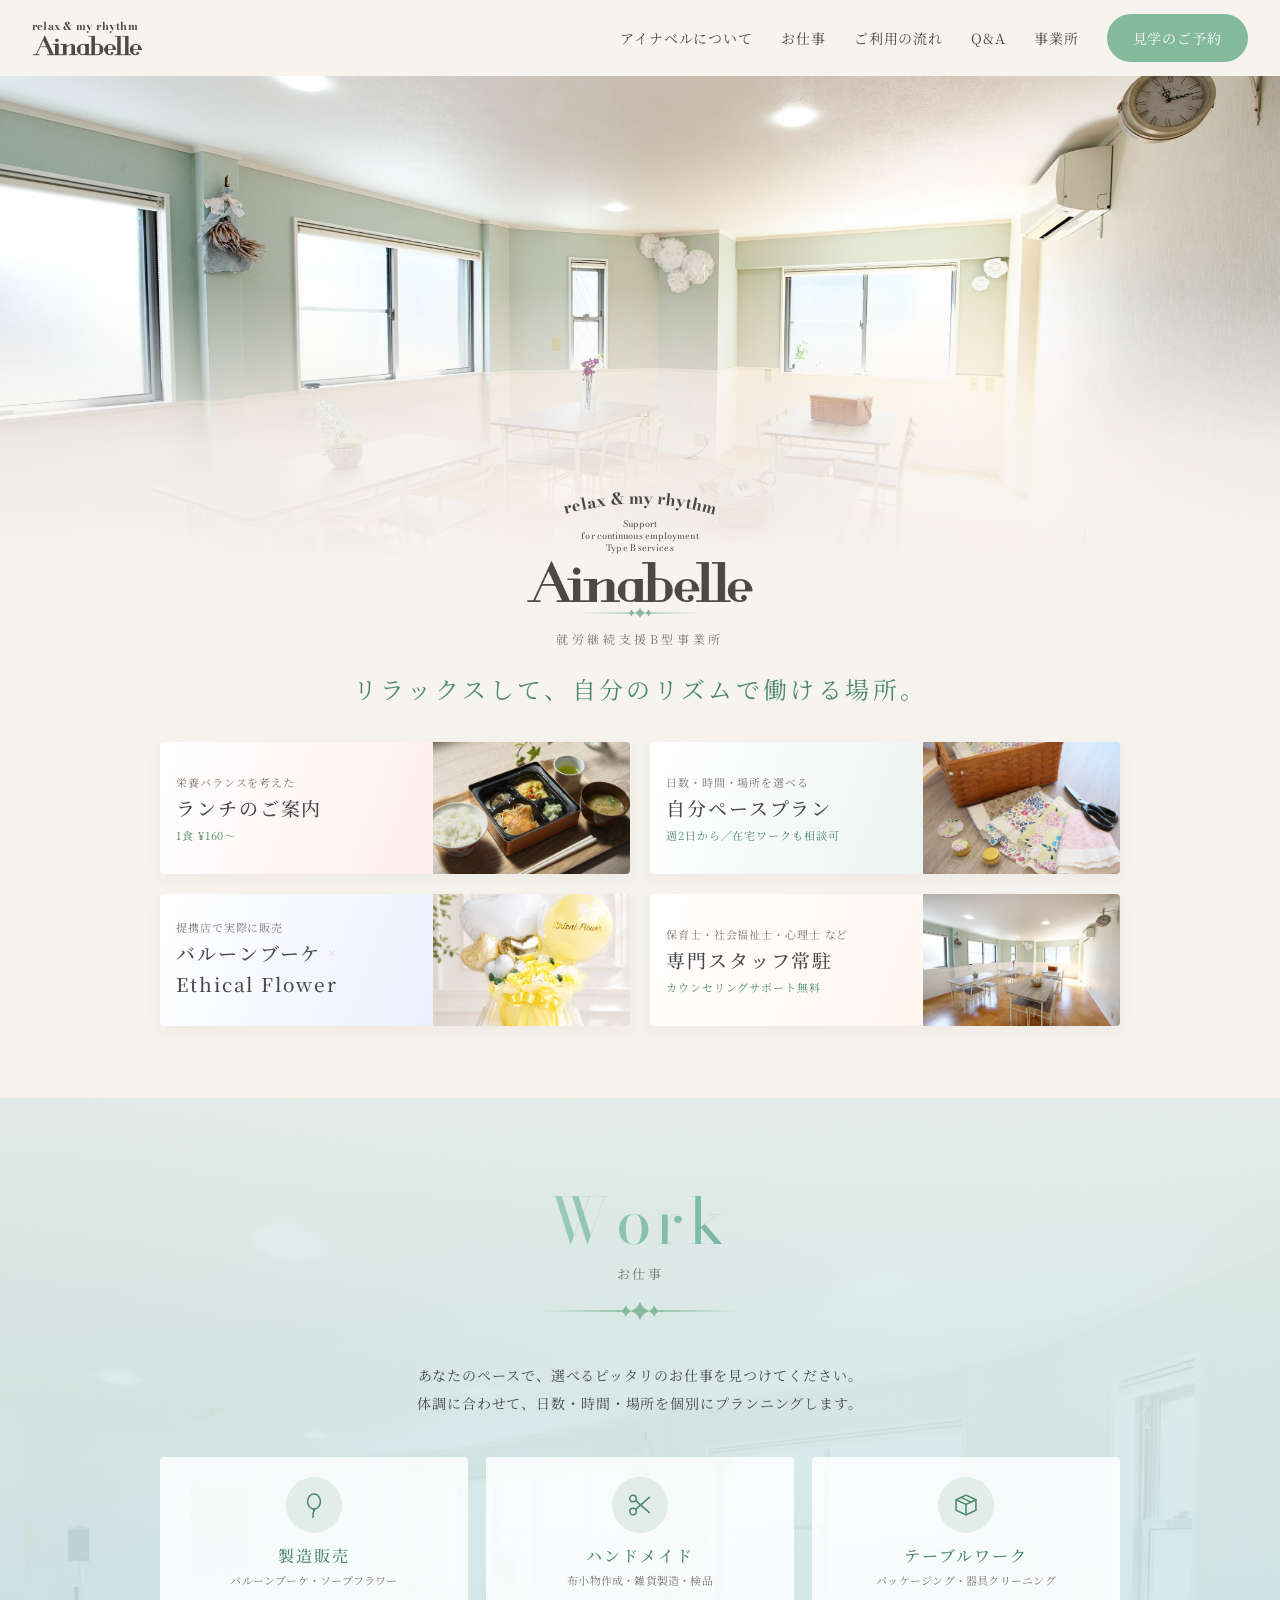
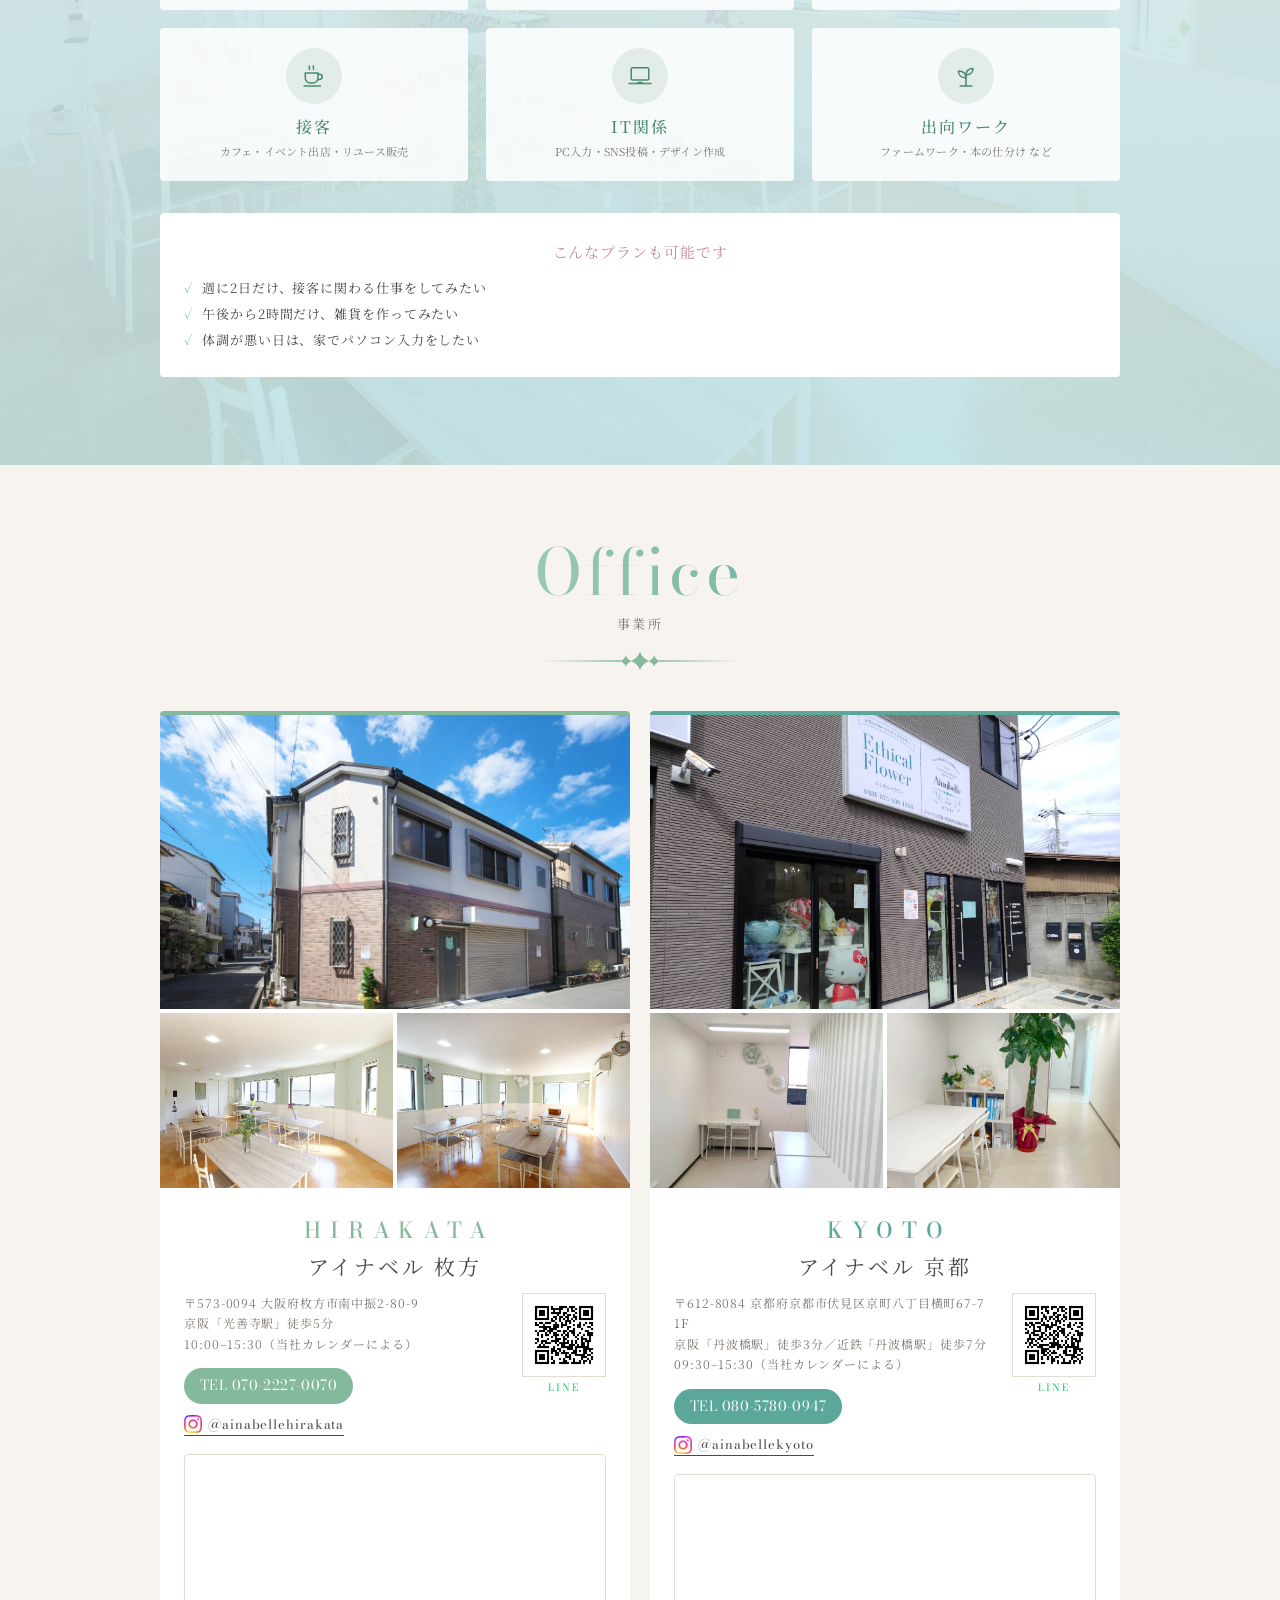
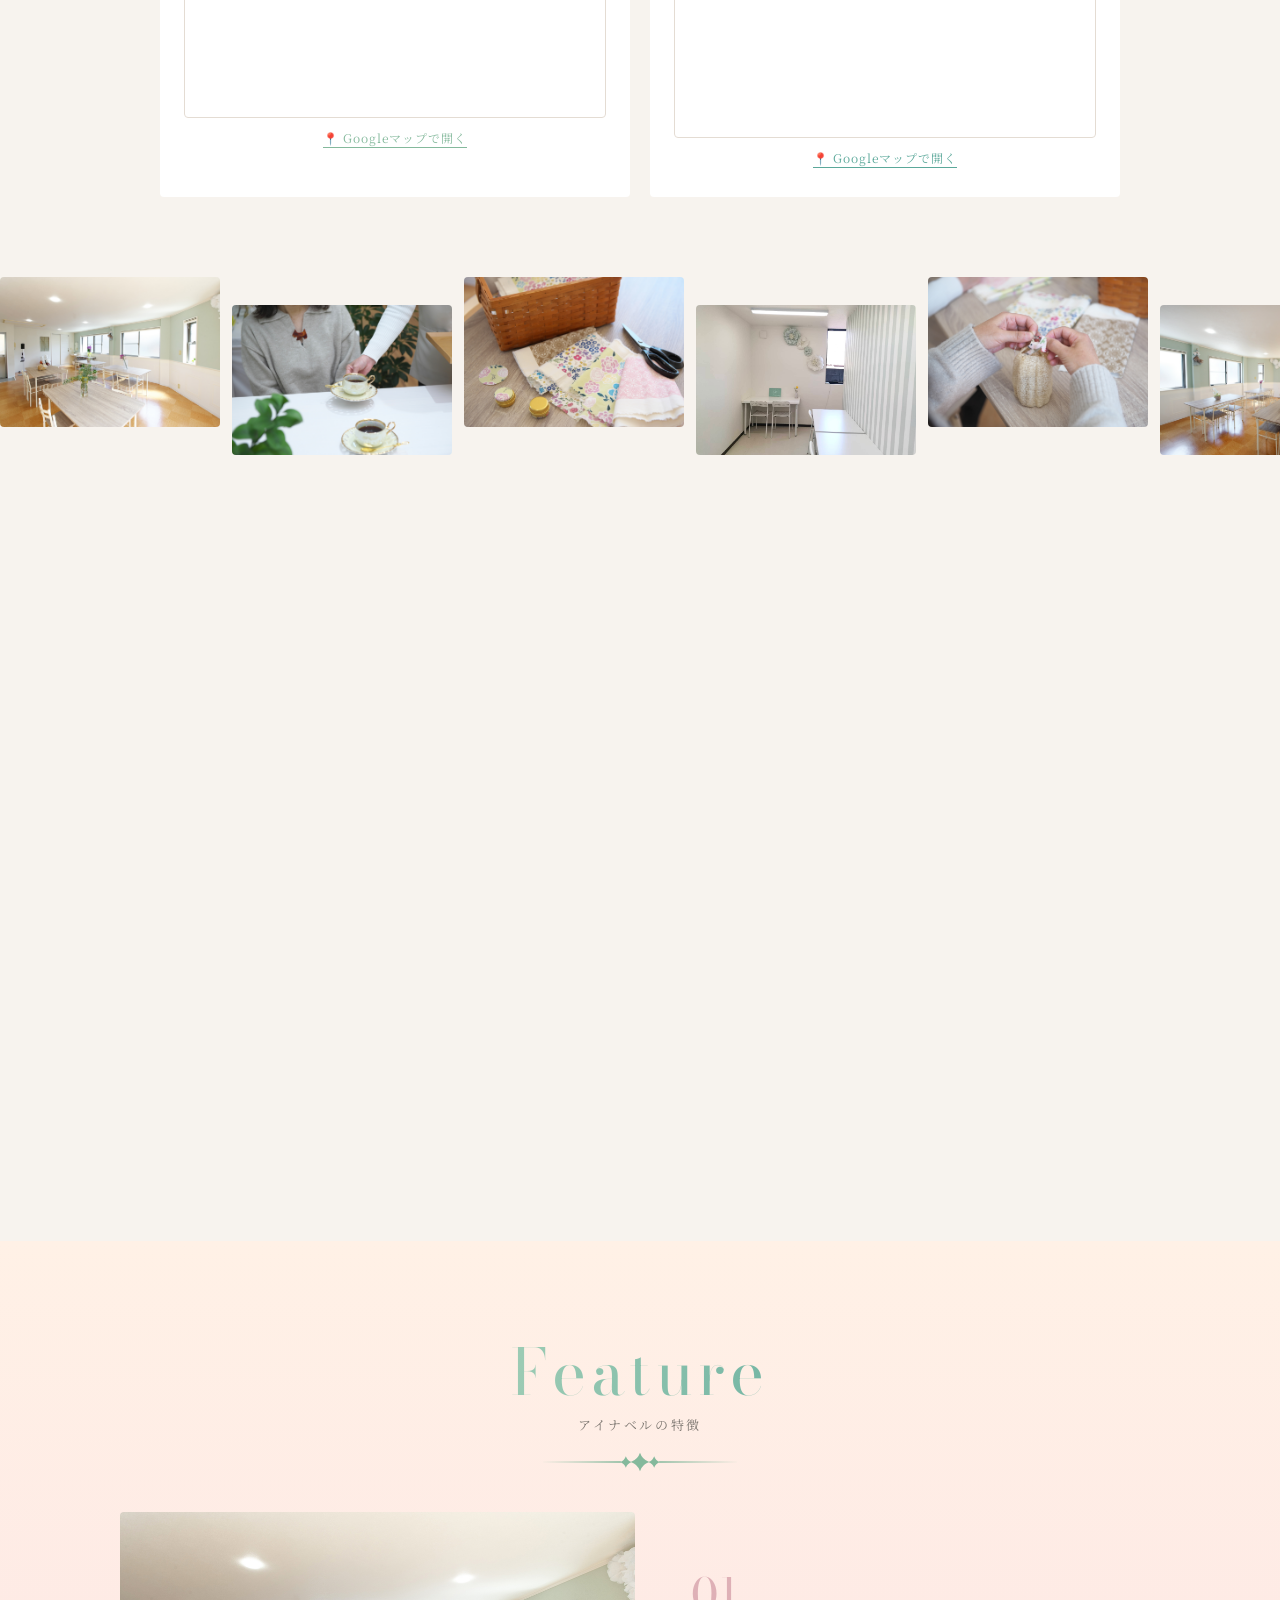
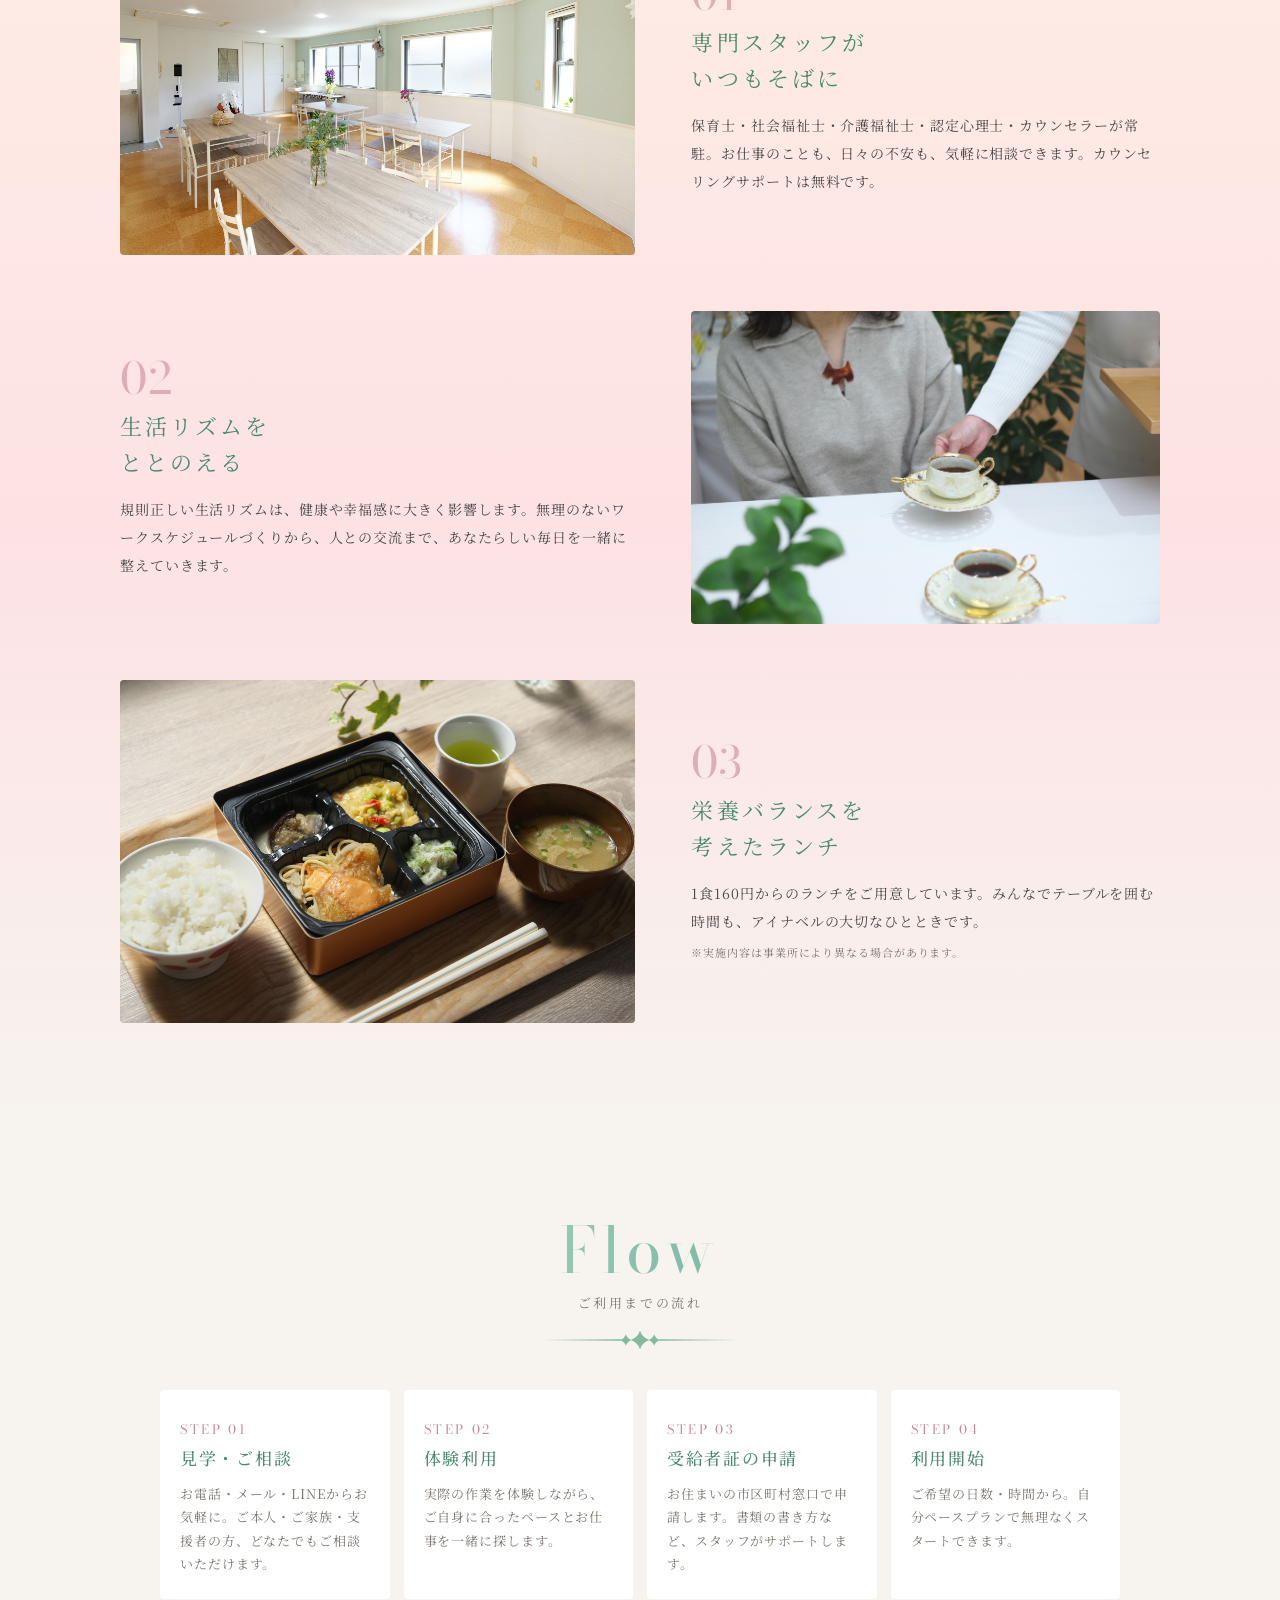
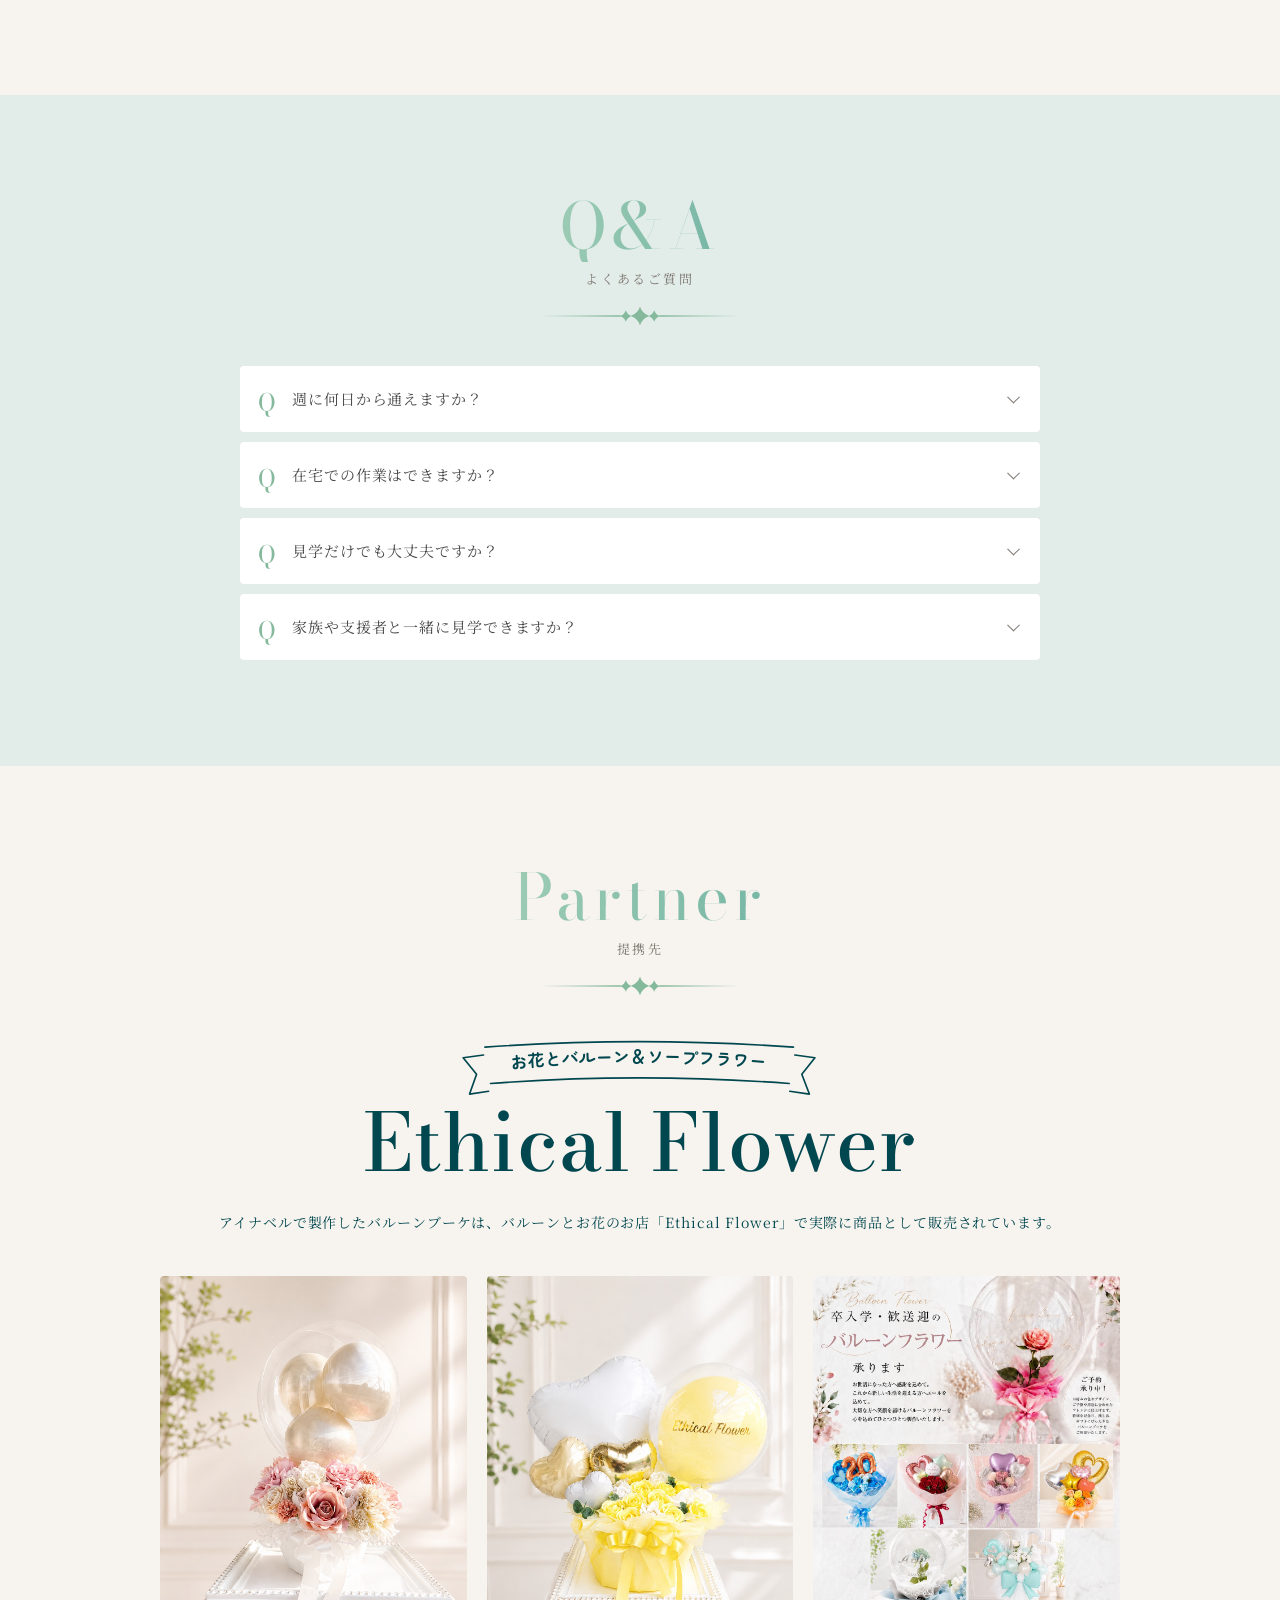
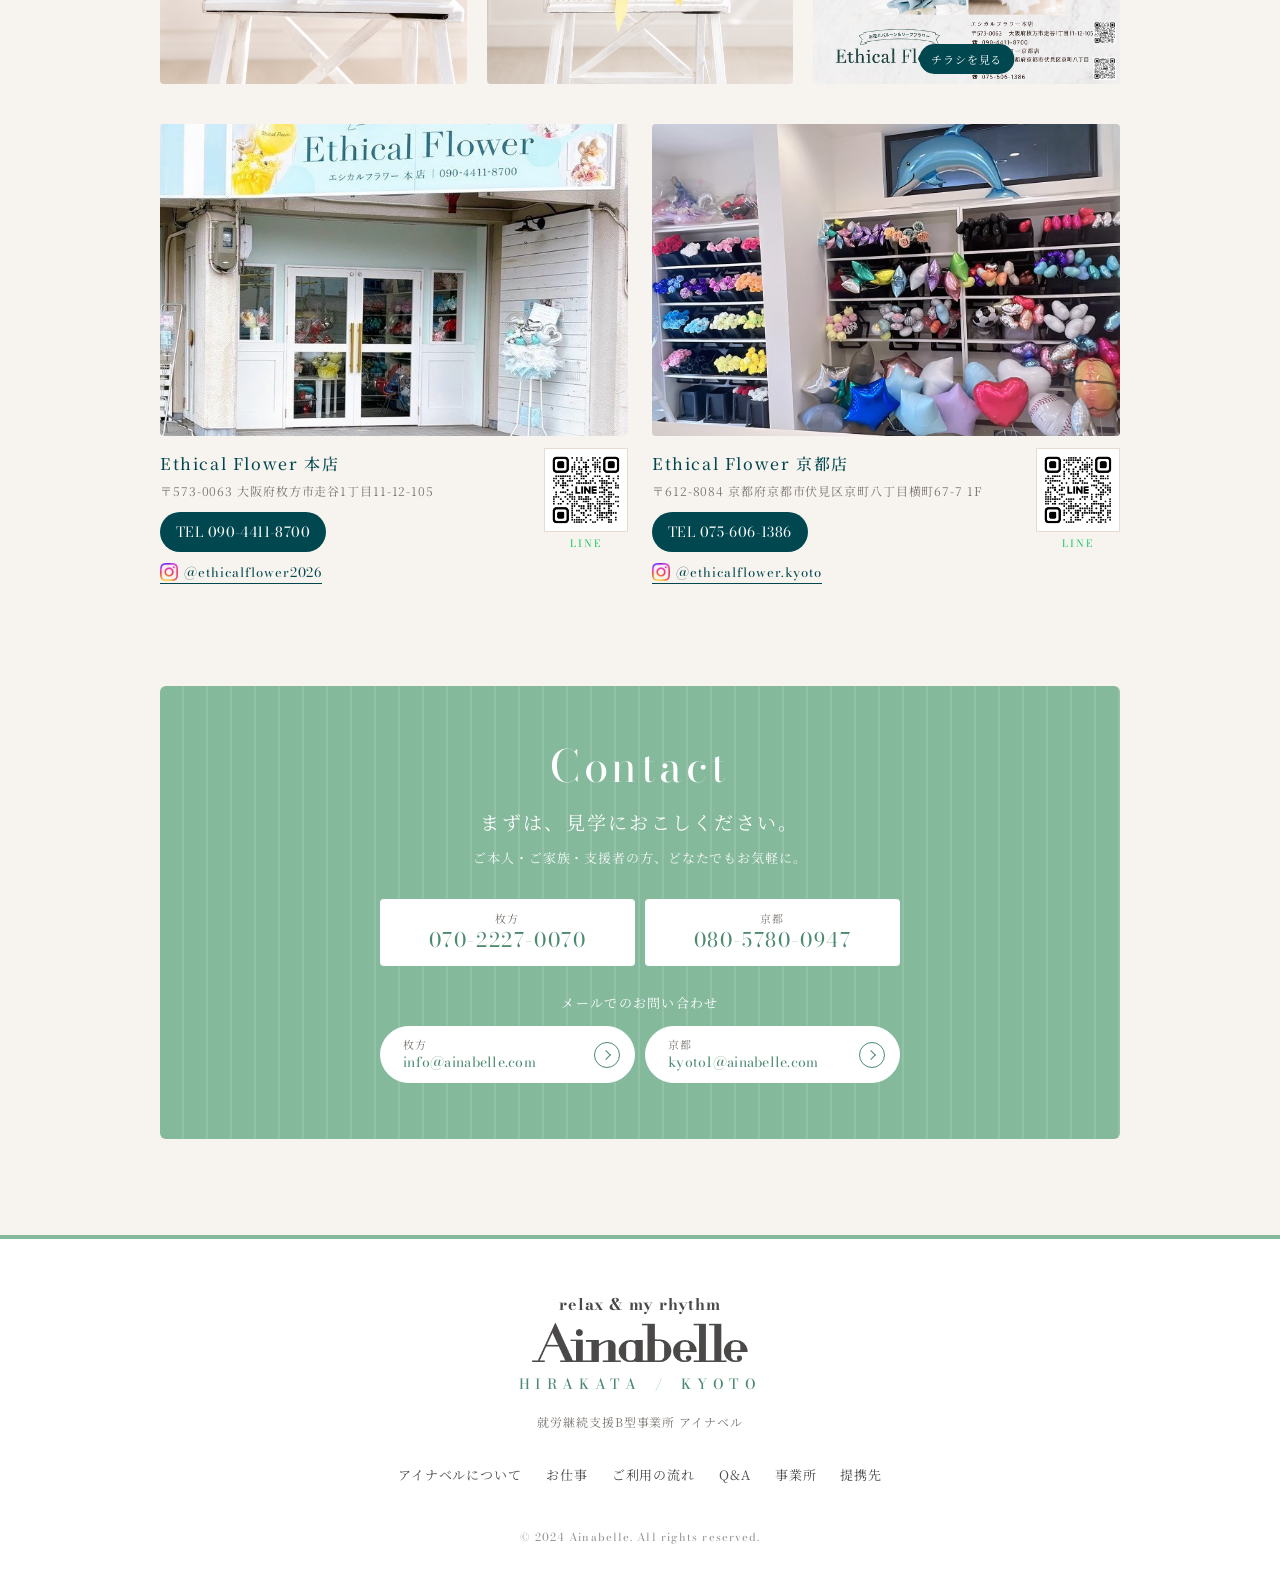
<file: index.html>
<!DOCTYPE html>
<html lang="ja">
<head>
  <meta charset="utf-8">
  <meta name="viewport" content="width=device-width, initial-scale=1">
  <title>アイナベル | 就労継続支援B型事業所（枚方・京都伏見）</title>
  <meta name="description" content="枚方市・京都市伏見区の就労継続支援B型事業所アイナベル。リラックスして、自分のリズムで働ける場所です。">
  <link rel="preconnect" href="https://fonts.googleapis.com">
  <link rel="preconnect" href="https://fonts.gstatic.com" crossorigin>
  <link href="https://fonts.googleapis.com/css2?family=Abril+Fatface&family=Bodoni+Moda:ital,opsz,wght@0,6..96,400;0,6..96,500;0,6..96,700;1,6..96,400&family=Zen+Maru+Gothic:wght@500;700&family=Noto+Serif+JP:wght@300;400;500&family=Noto+Sans+JP:wght@300;400;500&display=swap" rel="stylesheet">
  <link rel="stylesheet" href="style.css?v=20261015o">
</head>
<body>

  <!-- ========== ヘッダー ========== -->
  <header class="l-header">
    <div class="l-header__wrapper">
      <a class="l-header__access" href="#access">
        <svg viewBox="0 0 24 24" aria-hidden="true"><path d="M12 2C8.1 2 5 5.1 5 9c0 5.2 7 13 7 13s7-7.8 7-13c0-3.9-3.1-7-7-7zm0 9.5c-1.4 0-2.5-1.1-2.5-2.5S10.6 6.5 12 6.5s2.5 1.1 2.5 2.5-1.1 2.5-2.5 2.5z"/></svg>
        <span>ACCESS</span>
      </a>
      <a class="l-header__logo" href="#top">
        <span class="l-header__logo__sub">relax &amp; my rhythm</span>
        <span class="l-header__logo__main"><img src="ainabelle_wordmark.png" alt="Ainabelle"></span>
      </a>
      <nav class="l-header__nav" aria-label="グローバルナビ">
        <a href="#about">アイナベルについて</a>
        <a href="#work">お仕事</a>
        <a href="#flow">ご利用の流れ</a>
        <a href="#faq">Q&amp;A</a>
        <a href="#access">事業所</a>
      </nav>
      <a class="l-header__reserve" href="#contact">見学のご予約</a>
      <button class="l-header__ham" id="ham" aria-label="メニューを開く" aria-expanded="false">
        <span></span><span></span><span></span>
      </button>
    </div>
    <ul class="l-header__upper">
      <li><a href="#work"><b>お仕事一覧</b><small>WORK</small></a></li>
      <li><a href="#contact"><b>見学のご予約</b><small>RESERVE</small></a></li>
    </ul>
  </header>

  <!-- ドロワーメニュー -->
  <div class="l-drawer" id="drawer" aria-hidden="true">
    <div class="l-drawer__inner">
      <p class="l-drawer__logo"><img src="ainabelle_wordmark.png" alt="Ainabelle"></p>
      <ul class="l-drawer__list">
        <li><a href="#about"><span>ABOUT</span>アイナベルについて</a></li>
        <li><a href="#work"><span>WORK</span>お仕事</a></li>
        <li><a href="#feature"><span>FEATURE</span>アイナベルの特徴</a></li>
        <li><a href="#flow"><span>FLOW</span>ご利用までの流れ</a></li>
        <li><a href="#faq"><span>Q&amp;A</span>よくあるご質問</a></li>
        <li><a href="#access"><span>ACCESS</span>事業所・アクセス</a></li>
        <li><a href="#partner"><span>PARTNER</span>提携先</a></li>
      </ul>
      <a class="c-btn c-btn--fill" href="#contact">見学・お問い合わせ</a>
    </div>
  </div>

  <main id="top">

    <!-- ========== メインビジュアル ========== -->
    <section class="p-mv">
      <div class="p-mv__slider" id="mvSlider">
        <div class="p-mv__slide is-active"><img src="2f94bbd2-7914-4ed5-9bcd-0493b858ccd7_0.jpg" alt="明るいダイニングスペース"></div>
        <div class="p-mv__slide"><img src="fa40e8f0-b269-4f21-bf43-507db3e18d93_0.jpg" alt="落ち着いた休憩スペース"></div>
        <div class="p-mv__slide"><img class="p-mv__img--sign" src="photo_dsc4703.jpg" alt="アイナベル枚方の吊り下げ看板"></div>
      </div>
      <div class="p-mv__content">
        <p class="p-mv__catch"><svg viewBox="0 0 600 110" role="img" aria-label="relax &amp; my rhythm"><path id="mvArc" d="M20 104Q300 14 580 104" fill="none"/><text font-size="54" text-anchor="middle"><textPath href="#mvArc" startOffset="50%">relax &amp; my rhythm</textPath></text></svg></p>
        <p class="p-mv__en">Support<br>for continuous employment<br>Type B services</p>
        <h1 class="p-mv__h"><img src="ainabelle_wordmark.png" alt="Ainabelle"></h1>
        <p class="p-mv__sub">就労継続支援B型事業所</p>
        <p class="p-mv__copy">リラックスして、<br class="sp">自分のリズムで働ける場所。</p>
      </div>
    </section>


    <!-- ========== ピックアップバナー ========== -->
    <section class="p-pickup">
      <ul class="p-pickup__list">
        <li data-anime="fadeUp">
          <a class="p-pickup__bnr p-pickup__bnr--pink" href="#feature">
            <div class="p-pickup__txt">
              <small>栄養バランスを考えた</small>
              <b>ランチのご案内</b>
              <span>1食 ¥160〜</span>
            </div>
            <img src="1b3b6856-b0fe-4050-9311-491ececcb02d_0.jpg" alt="ランチの写真">
          </a>
        </li>
        <li data-anime="fadeUp">
          <a class="p-pickup__bnr p-pickup__bnr--mint" href="#work">
            <div class="p-pickup__txt">
              <small>日数・時間・場所を選べる</small>
              <b>自分ペースプラン</b>
              <span>週2日から／在宅ワークも相談可</span>
            </div>
            <img src="402781b4-92eb-4907-a8e5-8267bfce230e_0.jpg" alt="ハンドメイドの作業風景">
          </a>
        </li>
        <li data-anime="fadeUp">
          <a class="p-pickup__bnr p-pickup__bnr--lav" href="#partner">
            <div class="p-pickup__txt">
              <small>提携店で実際に販売</small>
              <b>バルーンブーケ <i>×</i> Ethical Flower</b>
            </div>
            <img src="ethical_product_yellow.jpg" alt="バルーンとソープフラワーのアレンジ">
          </a>
        </li>
        <li data-anime="fadeUp">
          <a class="p-pickup__bnr p-pickup__bnr--cream" href="#feature">
            <div class="p-pickup__txt">
              <small>保育士・社会福祉士・心理士 など</small>
              <b>専門スタッフ常駐</b>
              <span>カウンセリングサポート無料</span>
            </div>
            <img src="fa40e8f0-b269-4f21-bf43-507db3e18d93_0.jpg" alt="落ち着いた室内">
          </a>
        </li>
      </ul>
    </section>

    <!-- ========== お仕事 ========== -->
    <section class="p-work" id="work">
      <div class="p-work__bg" aria-hidden="true"></div>
      <div class="p-work__inner">
        <div class="c-ttl" data-anime="fadeUp">
          <p class="c-ttl__en c-grad">Work</p>
          <h2 class="c-ttl__ja">お仕事</h2>
        </div>
        <p class="p-work__lead" data-anime="fadeUp">あなたのペースで、選べるピッタリのお仕事を見つけてください。<br class="pc">体調に合わせて、日数・時間・場所を個別にプランニングします。</p>
        <ul class="p-work__list">
          <!-- アイコンは細線のSVG（色はCSSの currentColor で一括指定） -->
          <li data-anime="fadeUp"><span class="p-work__ico"><svg viewBox="0 0 24 24" aria-hidden="true"><ellipse cx="12" cy="9" rx="5.5" ry="6.5"/><path d="M11 15.5l1 1.3 1-1.3"/><path d="M12 16.8c0 1.6-1.6 2.2-.8 3.7.5.9.2 1.6-.2 2"/></svg></span><b>製造販売</b><small>バルーンブーケ・ソープフラワー</small></li>
          <li data-anime="fadeUp"><span class="p-work__ico"><svg viewBox="0 0 24 24" aria-hidden="true"><circle cx="6" cy="6.5" r="2.8"/><circle cx="6" cy="17.5" r="2.8"/><path d="M8.3 8.2L20 18.5"/><path d="M8.3 15.8L20 5.5"/></svg></span><b>ハンドメイド</b><small>布小物作成・雑貨製造・検品</small></li>
          <li data-anime="fadeUp"><span class="p-work__ico"><svg viewBox="0 0 24 24" aria-hidden="true"><path d="M3.5 7.5L12 3.5l8.5 4v9L12 20.5l-8.5-4z"/><path d="M3.5 7.5L12 11.5l8.5-4"/><path d="M12 11.5v9"/><path d="M7.8 5.5l8.4 4"/></svg></span><b>テーブルワーク</b><small>パッケージング・器具クリーニング</small></li>
          <li data-anime="fadeUp"><span class="p-work__ico"><svg viewBox="0 0 24 24" aria-hidden="true"><path d="M4.5 9.5h11v4a4.5 4.5 0 0 1-4.5 4.5h-2a4.5 4.5 0 0 1-4.5-4.5z"/><path d="M15.5 10.5h1.3a2.2 2.2 0 0 1 0 4.4h-1.6"/><path d="M8 3.5c-.9 1 .9 1.6 0 2.8"/><path d="M11.5 3.5c-.9 1 .9 1.6 0 2.8"/><path d="M3.5 20.5h14"/></svg></span><b>接客</b><small>カフェ・イベント出店・リユース販売</small></li>
          <li data-anime="fadeUp"><span class="p-work__ico"><svg viewBox="0 0 24 24" aria-hidden="true"><rect x="4.5" y="5" width="15" height="10.5" rx="1.2"/><path d="M2.5 18.5h19"/><path d="M10 18.5l.5-1h3l.5 1"/></svg></span><b>IT関係</b><small>PC入力・SNS投稿・デザイン作成</small></li>
          <li data-anime="fadeUp"><span class="p-work__ico"><svg viewBox="0 0 24 24" aria-hidden="true"><path d="M12 20.5V11"/><path d="M12 13.5c-.2-3.6-2.6-5.8-6.5-5.8 0 3.6 2.6 5.8 6.5 5.8z"/><path d="M12 11c.2-3.4 2.4-5.5 6-5.5 0 3.4-2.4 5.5-6 5.5z"/><path d="M7 20.5h10"/></svg></span><b>出向ワーク</b><small>ファームワーク・本の仕分け など</small></li>
        </ul>
        <div class="p-work__plan" data-anime="fadeUp">
          <p class="p-work__plan__h">こんなプランも可能です</p>
          <ul>
            <li>週に2日だけ、接客に関わる仕事をしてみたい</li>
            <li>午後から2時間だけ、雑貨を作ってみたい</li>
            <li>体調が悪い日は、家でパソコン入力をしたい</li>
          </ul>
        </div>
      </div>
    </section>

    <!-- ========== 事業所リンク ========== -->
    <section class="p-link" id="access">
      <div class="c-ttl" data-anime="fadeUp">
        <p class="c-ttl__en c-grad">Office</p>
        <h2 class="c-ttl__ja">事業所</h2>
      </div>
      <ul class="p-link__list">
        <li class="p-link__item p-link__item--hirakata" data-anime="fadeUp">
          <div class="p-link__bg"><img src="6fe309cb-6db4-4748-bd06-e7ea5cd4a6e8_0.jpg" alt="アイナベル枚方の外観"></div>
          <div class="p-link__thumbs">
            <img src="2f94bbd2-7914-4ed5-9bcd-0493b858ccd7_0.jpg" alt="アイナベル枚方の作業スペース">
            <img src="fa40e8f0-b269-4f21-bf43-507db3e18d93_0.jpg" alt="アイナベル枚方の室内">
          </div>
          <div class="p-link__body">
            <p class="p-link__en">HIRAKATA</p>
            <h3 class="p-link__ttl">アイナベル 枚方</h3>
            <div class="p-link__row">
              <div class="p-link__row-main">
                <p class="p-link__info">〒573-0094 大阪府枚方市南中振2-80-9<br>京阪「光善寺駅」徒歩5分<br>10:00–15:30（当社カレンダーによる）</p>
                <a class="p-link__tel" href="tel:07022270070">TEL 070-2227-0070</a>
                <a class="p-link__insta" href="https://www.instagram.com/ainabellehirakata/" target="_blank" rel="noopener"><img src="instagram_icon.png" alt="" width="18" height="18">@ainabellehirakata</a>
              </div>
              <figure class="p-link__qr"><img src="ainabelle_hirakata_line_qr.png" alt="アイナベル枚方 LINE公式アカウントのQRコード" width="84" height="84"><figcaption>LINE</figcaption></figure>
            </div>
            <div class="p-link__map"><iframe src="https://www.google.com/maps/embed?pb=!1m18!1m12!1m3!1d3276.4314141679974!2d135.6289407!3d34.795086600000005!2m3!1f0!2f0!3f0!3m2!1i1024!2i768!4f13.1!3m3!1m2!1s0x60011d5c25591e67%3A0x5ee5bf7b36dc4a!2z5bCx5Yq057aZ57aa5pSv5o-0QuWei-S6i-alreaJgOOCouOCpOODiuODmeODqw!5e0!3m2!1sja!2sjp!4v1792037427995!5m2!1sja!2sjp" allowfullscreen="" loading="lazy" referrerpolicy="strict-origin-when-cross-origin" title="アイナベル枚方の地図"></iframe></div>
            <a class="p-link__maplink" href="https://www.google.com/maps/place/就労継続支援B型事業所アイナベル/@34.7950866,135.6289407,17z/data=!3m1!4b1!4m6!3m5!1s0x60011d5c25591e67:0x5ee5bf7b36dc4a!8m2!3d34.7950866!4d135.6289407!16s%2Fg%2F11vrxztby2" target="_blank" rel="noopener">Googleマップで開く</a>
          </div>
        </li>
        <li class="p-link__item p-link__item--kyoto" data-anime="fadeUp">
          <div class="p-link__bg"><img src="kyoto_exterior.jpg" alt="アイナベル京都の外観（Ethical Flower 京都店と同じ建物）"></div>
          <div class="p-link__thumbs">
            <img src="kyoto_room1.jpg" alt="アイナベル京都の作業スペース">
            <img src="kyoto_room2.jpg" alt="アイナベル京都の室内">
          </div>
          <div class="p-link__body">
            <p class="p-link__en">KYOTO</p>
            <h3 class="p-link__ttl">アイナベル 京都</h3>
            <div class="p-link__row">
              <div class="p-link__row-main">
                <p class="p-link__info">〒612-8084 京都府京都市伏見区京町八丁目横町67-7 1F<br>京阪「丹波橋駅」徒歩3分／近鉄「丹波橋駅」徒歩7分<br>09:30–15:30（当社カレンダーによる）</p>
                <a class="p-link__tel" href="tel:08057800947">TEL 080-5780-0947</a>
                <a class="p-link__insta" href="https://www.instagram.com/ainabellekyoto/" target="_blank" rel="noopener"><img src="instagram_icon.png" alt="" width="18" height="18">@ainabellekyoto</a>
              </div>
              <figure class="p-link__qr"><img src="ainabelle_kyoto_line_qr.png" alt="アイナベル京都 LINE公式アカウントのQRコード" width="84" height="84"><figcaption>LINE</figcaption></figure>
            </div>
            <div class="p-link__map"><iframe src="https://www.google.com/maps/embed?pb=!1m18!1m12!1m3!1d3270.580968940154!2d135.7659421!3d34.9420447!2m3!1f0!2f0!3f0!3m2!1i1024!2i768!4f13.1!3m3!1m2!1s0x60010f051f6b5dd9%3A0x3dff2825bcca04d8!2z5bCx5Yq057aZ57aa5pSv5o-0QuWei-S6i-alreaJgCDjgqLjgqTjg4rjg5njg6vkuqzpg70!5e0!3m2!1sja!2sjp!4v1792037482928!5m2!1sja!2sjp" allowfullscreen="" loading="lazy" referrerpolicy="strict-origin-when-cross-origin" title="アイナベル京都の地図"></iframe></div>
            <a class="p-link__maplink" href="https://www.google.com/maps?cid=4467333497921078488" target="_blank" rel="noopener">Googleマップで開く</a>
          </div>
        </li>
      </ul>
    </section>

    <!-- ========== 写真ループ ========== -->
    <div class="c-loop" aria-hidden="true">
      <div class="c-loop__track">
        <div class="c-loop__group">
          <img src="2f94bbd2-7914-4ed5-9bcd-0493b858ccd7_0.jpg" alt="">
          <img src="1d7b2835-61f1-425c-9fde-ad6c198ccd1a_0.jpg" alt="">
          <img src="402781b4-92eb-4907-a8e5-8267bfce230e_0.jpg" alt="">
          <img src="kyoto_room1.jpg" alt="">
          <img src="53fbb1a7-87bc-43b7-aa86-a0ed3ca0fb69_0.jpg" alt="">
          <img src="fa40e8f0-b269-4f21-bf43-507db3e18d93_0.jpg" alt="">
          <img src="kyoto_room2.jpg" alt="">
          <img src="e87c1045-b65a-47de-9d91-d7d8843fcbc4_0.jpg" alt="">
          <img src="photo_241110.jpg" alt="">
          <img src="1b3b6856-b0fe-4050-9311-491ececcb02d_0.jpg" alt="">
        </div>
        <div class="c-loop__group">
          <img src="2f94bbd2-7914-4ed5-9bcd-0493b858ccd7_0.jpg" alt="">
          <img src="1d7b2835-61f1-425c-9fde-ad6c198ccd1a_0.jpg" alt="">
          <img src="402781b4-92eb-4907-a8e5-8267bfce230e_0.jpg" alt="">
          <img src="kyoto_room1.jpg" alt="">
          <img src="53fbb1a7-87bc-43b7-aa86-a0ed3ca0fb69_0.jpg" alt="">
          <img src="fa40e8f0-b269-4f21-bf43-507db3e18d93_0.jpg" alt="">
          <img src="kyoto_room2.jpg" alt="">
          <img src="e87c1045-b65a-47de-9d91-d7d8843fcbc4_0.jpg" alt="">
          <img src="photo_241110.jpg" alt="">
          <img src="1b3b6856-b0fe-4050-9311-491ececcb02d_0.jpg" alt="">
        </div>
      </div>
    </div>

    <!-- ========== ABOUT ========== -->
    <section class="p-about" id="about">
      <div class="p-about__wrapper">
        <div class="p-about__img" data-anime="fadeUp">
          <img src="photo_dsc4703.jpg" alt="アイナベル枚方の吊り下げ看板">
        </div>
        <div class="p-about__content">
          <div class="c-ttl" data-anime="fadeUp">
            <p class="c-ttl__en c-grad">About</p>
            <h2 class="c-ttl__ja">アイナベルについて</h2>
          </div>
          <p class="p-about__txt" data-anime="fadeUp">
            アイナベルは、枚方市南中振と京都市伏見区にある就労継続支援B型事業所です。<br>
            バルーンブーケの製造販売やカフェ事業をはじめ、地域のイベントにも参加しています。<br><br>
            保育士・社会福祉士・介護福祉士・認定心理士・カウンセラーなどの専門スタッフが常駐し、カウンセリングサポートも無料で受けられます。<br><br>
            「毎日来たくなる」ようなリラックスできる空間づくりにこだわっています。
          </p>
          <a class="c-btn" href="#feature" data-anime="fadeUp">選ばれる理由<span class="c-arrow"></span></a>
        </div>
      </div>
    </section>

    <!-- ========== 特徴（交互グリッド） ========== -->
    <section class="p-feature" id="feature">
      <div class="c-ttl" data-anime="fadeUp">
        <p class="c-ttl__en c-grad">Feature</p>
        <h2 class="c-ttl__ja">アイナベルの特徴</h2>
      </div>
      <div class="l-grid">
        <div class="l-grid__item" data-anime="fadeUp">
          <div class="l-grid__img"><img src="2f94bbd2-7914-4ed5-9bcd-0493b858ccd7_0.jpg" alt="明るいダイニングスペース"></div>
          <div class="l-grid__content">
            <p class="l-grid__num">01</p>
            <h3 class="l-grid__ttl">専門スタッフが<br>いつもそばに</h3>
            <p class="l-grid__txt">保育士・社会福祉士・介護福祉士・認定心理士・カウンセラーが常駐。お仕事のことも、日々の不安も、気軽に相談できます。カウンセリングサポートは無料です。</p>
          </div>
        </div>
        <div class="l-grid__item" data-anime="fadeUp">
          <div class="l-grid__img"><img src="1d7b2835-61f1-425c-9fde-ad6c198ccd1a_0.jpg" alt="ゆったりとした休憩のひととき"></div>
          <div class="l-grid__content">
            <p class="l-grid__num">02</p>
            <h3 class="l-grid__ttl">生活リズムを<br>ととのえる</h3>
            <p class="l-grid__txt">規則正しい生活リズムは、健康や幸福感に大きく影響します。無理のないワークスケジュールづくりから、人との交流まで、あなたらしい毎日を一緒に整えていきます。</p>
          </div>
        </div>
        <div class="l-grid__item" data-anime="fadeUp">
          <div class="l-grid__img"><img src="1b3b6856-b0fe-4050-9311-491ececcb02d_0.jpg" alt="ランチの写真"></div>
          <div class="l-grid__content">
            <p class="l-grid__num">03</p>
            <h3 class="l-grid__ttl">栄養バランスを<br>考えたランチ</h3>
            <p class="l-grid__txt">1食160円からのランチをご用意しています。みんなでテーブルを囲む時間も、アイナベルの大切なひとときです。<small>※実施内容は事業所により異なる場合があります。</small></p>
          </div>
        </div>
      </div>
    </section>

    <!-- ========== ご利用までの流れ ========== -->
    <section class="p-flow" id="flow">
      <div class="c-ttl" data-anime="fadeUp">
        <p class="c-ttl__en c-grad">Flow</p>
        <h2 class="c-ttl__ja">ご利用までの流れ</h2>
      </div>
      <ol class="p-flow__list">
        <li data-anime="fadeUp"><span class="p-flow__step">STEP 01</span><b>見学・ご相談</b><p>お電話・メール・LINEからお気軽に。ご本人・ご家族・支援者の方、どなたでもご相談いただけます。</p></li>
        <li data-anime="fadeUp"><span class="p-flow__step">STEP 02</span><b>体験利用</b><p>実際の作業を体験しながら、ご自身に合ったペースとお仕事を一緒に探します。</p></li>
        <li data-anime="fadeUp"><span class="p-flow__step">STEP 03</span><b>受給者証の申請</b><p>お住まいの市区町村窓口で申請します。書類の書き方など、スタッフがサポートします。</p></li>
        <li data-anime="fadeUp"><span class="p-flow__step">STEP 04</span><b>利用開始</b><p>ご希望の日数・時間から。自分ペースプランで無理なくスタートできます。</p></li>
      </ol>
    </section>

    <!-- ========== Q&A ========== -->
    <section class="p-faq" id="faq">
      <div class="p-faq__wrapper">
        <div class="c-ttl" data-anime="fadeUp">
          <p class="c-ttl__en c-grad">Q&amp;A</p>
          <h2 class="c-ttl__ja">よくあるご質問</h2>
        </div>
        <dl class="p-faq__list">
          <div class="l-faq__item" data-anime="fadeUp">
            <dt class="l-faq__q"><button aria-expanded="false">週に何日から通えますか？</button></dt>
            <dd class="l-faq__a">週2日から利用可能です。ご自身の体調に合わせて、日数や時間を調整できます。</dd>
          </div>
          <div class="l-faq__item" data-anime="fadeUp">
            <dt class="l-faq__q"><button aria-expanded="false">在宅での作業はできますか？</button></dt>
            <dd class="l-faq__a">内容によっては在宅ワークも可能です。詳しくはご相談ください。</dd>
          </div>
          <div class="l-faq__item" data-anime="fadeUp">
            <dt class="l-faq__q"><button aria-expanded="false">見学だけでも大丈夫ですか？</button></dt>
            <dd class="l-faq__a">もちろんです。まずは雰囲気を見ていただくだけでも歓迎です。</dd>
          </div>
          <div class="l-faq__item" data-anime="fadeUp">
            <dt class="l-faq__q"><button aria-expanded="false">家族や支援者と一緒に見学できますか？</button></dt>
            <dd class="l-faq__a">はい、ご本人・ご家族・支援者の方、どなたでもお気軽にお越しください。</dd>
          </div>
        </dl>
      </div>
    </section>

    <!-- ========== 提携先 ========== -->
    <section class="p-partner" id="partner">
      <div class="c-ttl" data-anime="fadeUp">
        <p class="c-ttl__en c-grad">Partner</p>
        <h2 class="c-ttl__ja">提携先</h2>
      </div>
      <div class="p-partner__name" data-anime="fadeUp">
        <!-- 元ロゴのリボン（上下のアーチ＋切り込みのある両端）をSVGで再現 -->
        <svg class="p-partner__ribbon" viewBox="340 0 1310 220" role="img" aria-label="お花とバルーン＆ソープフラワー">
          <g fill="none" stroke="currentColor" stroke-width="6" stroke-linejoin="round" stroke-linecap="round">
            <path d="M440 40Q990 0 1545 40"/>
            <path d="M460 170Q990 130 1530 170"/>
            <path d="M435 68L362 78L410 137L385 208L453 198"/>
            <path d="M1550 68L1622 78L1575 137L1602 208L1532 198"/>
          </g>
          <path id="ribbonCurve" d="M490 122Q990 72 1490 122" fill="none"/>
          <text font-size="60" font-weight="700" fill="currentColor" text-anchor="middle"><textPath href="#ribbonCurve" startOffset="50%">お花とバルーン＆ソープフラワー</textPath></text>
        </svg>
        <p class="p-partner__en">Ethical Flower</p>
      </div>
      <p class="p-partner__lead" data-anime="fadeUp">アイナベルで製作したバルーンブーケは、<br class="sp">バルーンとお花のお店「Ethical Flower」で<br class="sp">実際に商品として販売されています。</p>
      <ul class="p-partner__gallery">
        <li data-anime="fadeUp"><img src="ethical_product_pearl.jpg" alt="パールバルーンとピンクの花のアレンジ"></li>
        <li data-anime="fadeUp"><img src="ethical_product_yellow.jpg" alt="イエローのソープフラワーとハートバルーンのアレンジ"></li>
        <li data-anime="fadeUp">
          <a class="p-partner__flyer" href="ethical_flyer.jpg" target="_blank" rel="noopener">
            <img src="ethical_flyer.jpg" alt="Ethical Flower バルーンフラワーのチラシ">
            <span>チラシを見る</span>
          </a>
        </li>
      </ul>
      <ul class="p-partner__list">
        <li data-anime="fadeUp">
          <img src="ethical_honten_exterior.jpg" alt="Ethical Flower 本店の外観">
          <div class="p-partner__info">
            <div>
              <b>Ethical Flower 本店</b>
              <p>〒573-0063 大阪府枚方市走谷1丁目11-12-105</p>
              <a class="p-partner__tel" href="tel:09044118700">TEL 090-4411-8700</a>
              <a class="p-partner__insta" href="https://www.instagram.com/ethicalflower2026/" target="_blank" rel="noopener"><img src="instagram_icon.png" alt="" width="18" height="18">@ethicalflower2026</a>
            </div>
            <figure class="p-partner__qr"><img src="ethical_honten_line_qr.png" alt="Ethical Flower 本店 LINE公式アカウントのQRコード"><figcaption>LINE</figcaption></figure>
          </div>
        </li>
        <li data-anime="fadeUp">
          <img src="ethical_kyoto_interior.jpg" alt="Ethical Flower 京都店の店内">
          <div class="p-partner__info">
            <div>
              <b>Ethical Flower 京都店</b>
              <p>〒612-8084 京都府京都市伏見区京町八丁目横町67-7 1F</p>
              <a class="p-partner__tel" href="tel:0756061386">TEL 075-606-1386</a>
              <a class="p-partner__insta" href="https://www.instagram.com/ethicalflower.kyoto/" target="_blank" rel="noopener"><img src="instagram_icon.png" alt="" width="18" height="18">@ethicalflower.kyoto</a>
            </div>
            <figure class="p-partner__qr"><img src="ethical_kyoto_line_qr.png" alt="Ethical Flower 京都店 LINE公式アカウントのQRコード"><figcaption>LINE</figcaption></figure>
          </div>
        </li>
      </ul>
    </section>

    <!-- ========== お問い合わせ ========== -->
    <section class="p-contact" id="contact">
      <div class="p-contact__inner" data-anime="fadeUp">
        <p class="p-contact__en">Contact</p>
        <h2 class="p-contact__h">まずは、見学におこしください。</h2>
        <p class="p-contact__txt">ご本人・ご家族・支援者の方、どなたでもお気軽に。</p>
        <div class="p-contact__btns">
          <a class="p-contact__btn" href="tel:07022270070"><small>枚方</small>070-2227-0070</a>
          <a class="p-contact__btn" href="tel:08057800947"><small>京都</small>080-5780-0947</a>
        </div>
        <p class="p-contact__mail-h">メールでのお問い合わせ</p>
        <div class="p-contact__mails">
          <!-- 迷惑メール対策：アドレスはHTMLに直接書かず、main.js で data-u / data-d から組み立てる -->
          <a class="c-btn c-btn--white js-mail" data-u="info" data-d="ainabelle.com"><span><small>枚方</small><span class="js-mail__addr">メールアドレスを表示するにはJavaScriptを有効にしてください</span></span><span class="c-arrow"></span></a>
          <a class="c-btn c-btn--white js-mail" data-u="kyoto1" data-d="ainabelle.com"><span><small>京都</small><span class="js-mail__addr">メールアドレスを表示するにはJavaScriptを有効にしてください</span></span><span class="c-arrow"></span></a>
        </div>
      </div>
    </section>

  </main>

  <!-- ========== フッター ========== -->
  <footer class="l-footer">
    <p class="l-footer__catch">relax &amp; my rhythm</p>
    <p class="l-footer__logo"><img src="ainabelle_wordmark.png" alt="Ainabelle"></p>
    <p class="l-footer__area">HIRAKATA <i>/</i> KYOTO</p>
    <p class="l-footer__sub">就労継続支援B型事業所 アイナベル</p>
    <ul class="l-footer__nav">
      <li><a href="#about">アイナベルについて</a></li>
      <li><a href="#work">お仕事</a></li>
      <li><a href="#flow">ご利用の流れ</a></li>
      <li><a href="#faq">Q&amp;A</a></li>
      <li><a href="#access">事業所</a></li>
      <li><a href="#partner">提携先</a></li>
    </ul>
    <small class="l-footer__copy">© 2024 Ainabelle. All rights reserved.</small>
  </footer>

  <!-- ========== 下部固定ボタン（スマホ） ========== -->
  <ul class="l-fixed">
    <li><a class="l-fixed__line" href="#contact"><span>💬</span>LINE</a></li>
    <li><a class="l-fixed__tel" href="#access"><span>📞</span>電話する</a></li>
    <li><a class="l-fixed__web" href="#contact"><span>📅</span>見学予約</a></li>
  </ul>

  <script src="main.js?v=20261015o"></script>
</body>
</html>
</file>
<file: style.css>
/* =========================================================
   アイナベル site-v2
   参考：gerbera-clinic.jp の構成（明朝＋欧文セリフ、淡いベージュ地、グラデ見出し）
   配色：参考/ のロゴ（枚方＝セージ、京都＝ティール、Ethical Flower＝ディープティール）＋カラーチャート
   ========================================================= */
* { margin: 0; padding: 0; box-sizing: border-box; }

:root {
  --base: #F7F3EE;      /* 地色（F0EFEB と FFF1E6 の中間） */
  --cream: #FFF1E6;
  --pink: #FDE2E4;
  --pink-2: #FAD2E1;
  --mint: #E2ECE9;
  --aqua: #BEE1E6;
  --lav: #DFE7FD;
  --gray: #EAE4E9;
  --sage: #84B99C;      /* 枚方ロゴ */
  --teal: #5BA89A;      /* 京都ロゴ */
  --ethical: #01474F;   /* Ethical Flower */
  --sage-deep: #4B8A6E;
  --rose: #C98A98;
  --ink: #4A4949;      /* ロゴの文字色 */
  --ink-soft: #7C7670;
  --line: #E4DCD3;
  --grad: linear-gradient(100deg, #6FA88A 0%, #9CCBB4 40%, #5BA89A 75%, #84B99C 100%);
  --serif: "Noto Serif JP", "Hiragino Mincho ProN", "Yu Mincho", serif;
  --en: "Bodoni Moda", "Bodoni 72", "Didot", serif;   /* ロゴの細い欧文に近い書体 */
  --logo: "Abril Fatface", "Didot", "Bodoni 72", serif;   /* ロゴの Ainabelle に近い書体 */
  --sans: "Noto Sans JP", "Hiragino Kaku Gothic ProN", sans-serif;
}

html { scroll-behavior: smooth; scroll-padding-top: 70px; }
body {
  font-family: var(--serif);
  font-weight: 400;
  color: var(--ink);
  background: var(--base);
  line-height: 2;
  letter-spacing: 0.06em;
  font-size: 15px;
  padding-bottom: 64px;
}
img { display: block; max-width: 100%; }
a { color: inherit; text-decoration: none; }
ul, ol { list-style: none; }
button { font: inherit; color: inherit; background: none; border: 0; cursor: pointer; }
.pc { display: none; }
@media (min-width: 900px) {
  .pc { display: inline; }
  .sp { display: none; }
  body { padding-bottom: 0; }
}

/* ---------- 共通パーツ ---------- */
.c-grad {
  background: var(--grad);
  -webkit-background-clip: text;
  background-clip: text;
  color: transparent;
}
.c-ttl { text-align: center; margin-bottom: 40px; }
.c-ttl__en {
  font-family: var(--en);
  font-size: clamp(40px, 9vw, 64px);
  line-height: 1.1;
  letter-spacing: 0.08em;
}
.c-ttl__ja { font-size: 13px; font-weight: 400; color: var(--ink-soft); letter-spacing: 0.2em; margin-top: 4px; }
/* ロゴの飾り罫（ライン＋3つの菱形） */
.c-ttl::after {
  content: "";
  display: block;
  width: 200px; height: 20px;
  margin: 14px auto 0;
  background: url("data:image/svg+xml,%3Csvg xmlns='http://www.w3.org/2000/svg' viewBox='0 0 240 24' fill='%2384B99C'%3E%3Cpath d='M0 12L97 11.2V12.8Z'/%3E%3Cpath d='M240 12L143 11.2V12.8Z'/%3E%3Cpath d='M120 1Q122.75 9.25 131 12Q122.75 14.75 120 23Q117.25 14.75 109 12Q117.25 9.25 120 1Z'/%3E%3Cpath d='M103 5Q104.75 10.25 110 12Q104.75 13.75 103 19Q101.25 13.75 96 12Q101.25 10.25 103 5Z'/%3E%3Cpath d='M137 5Q138.75 10.25 144 12Q138.75 13.75 137 19Q135.25 13.75 130 12Q135.25 10.25 137 5Z'/%3E%3C/svg%3E") center / contain no-repeat;
}
.p-about__content .c-ttl::after { margin-left: 0; }
/* ロゴの縦ストライプ */
.c-stripes {
  background-image: repeating-linear-gradient(90deg, transparent 0 22px, rgba(132, 185, 156, .18) 22px 24px);
}

.c-btn {
  display: inline-flex;
  align-items: center;
  gap: 14px;
  padding: 12px 18px 12px 30px;
  border: 1px solid var(--sage);
  border-radius: 999px;
  font-size: 14px;
  color: var(--sage-deep);
  background: #fff;
  transition: background .3s, color .3s;
}
.c-btn:hover { background: var(--sage); color: #fff; }
.c-btn--fill { background: var(--sage); color: #fff; justify-content: center; }
.c-btn--white { border-color: #fff; }

.c-arrow {
  width: 26px; height: 26px;
  border-radius: 50%;
  border: 1px solid currentColor;
  position: relative;
  flex-shrink: 0;
}
.c-arrow::after {
  content: "";
  position: absolute;
  top: 50%; left: 45%;
  width: 6px; height: 6px;
  border-top: 1px solid currentColor;
  border-right: 1px solid currentColor;
  transform: translate(-50%, -50%) rotate(45deg);
}

/* フェードアップ */
[data-anime="fadeUp"] { opacity: 0; transform: translateY(24px); transition: opacity .9s ease, transform .9s ease; }
[data-anime="fadeUp"].is-show { opacity: 1; transform: none; }

/* ---------- ヘッダー ---------- */
.l-header {
  position: sticky; top: 0; z-index: 100;
  background: rgba(247, 243, 238, .94);
  backdrop-filter: blur(8px);
}
.l-header__wrapper {
  display: grid;
  grid-template-columns: 56px 1fr 56px;
  align-items: center;
  height: 60px;
  padding: 0 8px;
}
.l-header__access {
  display: flex; flex-direction: column; align-items: center;
  font-family: var(--en); font-size: 9px; letter-spacing: .1em; color: var(--sage-deep);
}
.l-header__access svg { width: 20px; height: 20px; fill: var(--sage); }
.l-header__logo { text-align: center; line-height: 1; }
.l-header__logo__sub { display: block; font-family: var(--en); font-weight: 700; font-variation-settings: "opsz" 11; font-size: 11px; color: var(--ink); letter-spacing: .02em; margin-bottom: 2px; }
.l-header__logo__main img { height: 22px; width: auto; margin: 0 auto; }   /* 社名は元ロゴから切り出した画像 */
.l-header__nav, .l-header__reserve { display: none; }
.l-header__ham { width: 56px; height: 56px; display: flex; flex-direction: column; justify-content: center; align-items: center; gap: 6px; position: relative; z-index: 120; }
.l-header__ham span { width: 24px; height: 1px; background: var(--ink); transition: transform .3s, opacity .3s; }
.l-header__ham.is-open span:nth-child(1) { transform: translateY(7px) rotate(45deg); }
.l-header__ham.is-open span:nth-child(2) { opacity: 0; }
.l-header__ham.is-open span:nth-child(3) { transform: translateY(-7px) rotate(-45deg); }

.l-header__upper { display: grid; grid-template-columns: 1fr 1fr; gap: 6px; padding: 0 8px 8px; }
.l-header__upper a {
  display: flex; flex-direction: column; align-items: center;
  background: #fff; border: 1px solid var(--line); border-radius: 4px;
  padding: 6px 0; line-height: 1.4;
}
.l-header__upper b { font-weight: 500; font-size: 13px; }
.l-header__upper small { font-family: var(--en); font-size: 10px; color: var(--sage-deep); letter-spacing: .15em; }

@media (min-width: 900px) {
  .l-header__wrapper { grid-template-columns: auto 1fr auto; gap: 28px; height: 76px; padding: 0 32px; }
  .l-header__access { display: none; }
  .l-header__logo { text-align: left; }
  .l-header__nav { display: flex; justify-content: flex-end; gap: 28px; font-size: 14px; }
  .l-header__nav a:hover { color: var(--sage-deep); }
  .l-header__reserve { display: block; background: var(--sage); color: #fff; padding: 10px 26px; border-radius: 999px; font-size: 14px; }
  .l-header__ham, .l-header__upper { display: none; }
}

/* ドロワー */
.l-drawer {
  position: fixed; inset: 0; z-index: 110;
  background: rgba(247, 243, 238, .98);
  opacity: 0; visibility: hidden; transition: opacity .4s, visibility .4s;
  overflow-y: auto;
}
.l-drawer.is-open { opacity: 1; visibility: visible; }
.l-drawer__inner { padding: 90px 32px 40px; max-width: 480px; margin: 0 auto; }
.l-drawer__logo { margin-bottom: 24px; }
.l-drawer__logo img { width: 200px; margin: 0 auto; }
.l-drawer__list { margin-bottom: 32px; }
.l-drawer__list a { display: flex; align-items: baseline; gap: 16px; padding: 14px 4px; border-bottom: 1px solid var(--line); }
.l-drawer__list span { font-family: var(--en); font-size: 13px; color: var(--sage-deep); width: 76px; letter-spacing: .12em; }
.l-drawer .c-btn { width: 100%; }

/* ---------- メインビジュアル ---------- */
.p-mv { position: relative; }
.p-mv__slider { position: relative; aspect-ratio: 4 / 5; overflow: hidden; }
.p-mv__slide { position: absolute; inset: 0; opacity: 0; transition: opacity 1.6s ease; }
.p-mv__slide.is-active { opacity: 1; }
.p-mv__slide img { width: 100%; height: 100%; object-fit: cover; transform: scale(1.08); transition: transform 7s linear; }
.p-mv__slide.is-active img { transform: scale(1); }
.p-mv__img--sign { object-position: 40% 35%; }
@media (min-width: 900px) { .p-mv__img--sign { object-position: 30% 8%; } }   /* PCは看板を上に寄せてロゴ文字と重ならないように */
.p-mv__slider::after {
  content: ""; position: absolute; inset: auto 0 0; height: 62%;
  background: linear-gradient(rgba(247, 243, 238, 0), rgba(247, 243, 238, .85) 45%, var(--base) 80%);
}
.p-mv__content { position: relative; margin-top: -100px; text-align: center; padding: 0 16px 32px; }
/* ロゴの書体構成：太いセリフのキャッチ → 細いセリフの説明 → 極太ディドーの社名 */
.p-mv__catch svg { display: block; width: min(30vw, 180px); margin: 0 auto -4px; overflow: visible; }
.p-mv__catch text { font-family: var(--en); font-weight: 700; font-variation-settings: "opsz" 11; fill: var(--ink); }   /* ロゴ同様アーチ状 */
.p-mv__en { font-family: var(--en); font-size: clamp(7px, 1.6vw, 9px); color: var(--ink); line-height: 1.35; letter-spacing: .01em; margin-top: 3px; }
.p-mv__h img { width: min(36vw, 230px); margin: 4px auto 0; }
.p-mv__h::after {   /* 社名下の飾り罫 */
  content: ""; display: block; width: min(40vw, 250px); height: 12px; margin: 3px auto 0;
  background: url("data:image/svg+xml,%3Csvg xmlns='http://www.w3.org/2000/svg' viewBox='0 0 240 24' fill='%2384B99C'%3E%3Cpath d='M0 12L97 11.2V12.8Z'/%3E%3Cpath d='M240 12L143 11.2V12.8Z'/%3E%3Cpath d='M120 1Q122.75 9.25 131 12Q122.75 14.75 120 23Q117.25 14.75 109 12Q117.25 9.25 120 1Z'/%3E%3Cpath d='M103 5Q104.75 10.25 110 12Q104.75 13.75 103 19Q101.25 13.75 96 12Q101.25 10.25 103 5Z'/%3E%3Cpath d='M137 5Q138.75 10.25 144 12Q138.75 13.75 137 19Q135.25 13.75 130 12Q135.25 10.25 137 5Z'/%3E%3C/svg%3E") center / 100% 100% no-repeat;
}
.p-mv__sub { font-size: 12px; letter-spacing: .3em; color: var(--ink-soft); margin-top: 8px; }
.p-mv__copy { font-size: clamp(17px, 4.4vw, 24px); margin-top: 16px; color: var(--sage-deep); letter-spacing: .14em; line-height: 1.8; }
@media (min-width: 900px) {
  .p-mv__slider { aspect-ratio: 16 / 7; }
  .p-mv__content { margin-top: -150px; }
}

/* ---------- ピックアップ ---------- */
.p-pickup { padding: 0 16px 72px; }
.p-pickup__list { max-width: 960px; margin: 0 auto; display: grid; gap: 12px; }
@media (min-width: 900px) { .p-pickup__list { grid-template-columns: 1fr 1fr; gap: 20px; } }
.p-pickup__bnr {
  display: grid; grid-template-columns: 1fr 42%;
  min-height: 132px; border-radius: 4px; overflow: hidden;
  box-shadow: 0 4px 14px rgba(120, 100, 90, .08);
  transition: transform .3s, box-shadow .3s;
}
.p-pickup__bnr:hover { transform: translateY(-3px); box-shadow: 0 10px 24px rgba(120, 100, 90, .14); }
.p-pickup__bnr img { width: 100%; height: 0; min-height: 100%; object-fit: cover; }   /* 写真の縦横比で高さが伸びないように（高さは文字側で決まる） */
.p-pickup__txt { padding: 16px; display: flex; flex-direction: column; justify-content: center; line-height: 1.5; }
.p-pickup__txt small { font-size: 11px; color: var(--ink-soft); }
.p-pickup__txt b { font-weight: 500; font-size: 19px; margin: 4px 0; letter-spacing: .1em; }
.p-pickup__txt b i { font-family: var(--en); color: var(--rose); font-style: normal; }
.p-pickup__txt span { font-size: 11px; color: var(--sage-deep); }
.p-pickup__bnr--pink  { background: linear-gradient(110deg, #fff 0%, var(--pink) 100%); }
.p-pickup__bnr--mint  { background: linear-gradient(110deg, #fff 0%, var(--mint) 100%); }
.p-pickup__bnr--lav   { background: linear-gradient(110deg, #fff 0%, var(--lav) 100%); }
.p-pickup__bnr--cream { background: linear-gradient(110deg, #fff 0%, var(--cream) 100%); }

/* ---------- お仕事 ---------- */
.p-work { position: relative; padding: 88px 16px; overflow: hidden; }
.p-work__bg {
  position: absolute; inset: 0;
  background:
    linear-gradient(180deg, rgba(226, 236, 233, .92), rgba(190, 225, 230, .88)),
    url("2f94bbd2-7914-4ed5-9bcd-0493b858ccd7_0.jpg") center / cover;
}
.p-work__inner { position: relative; max-width: 960px; margin: 0 auto; }
.p-work__lead { text-align: center; margin-bottom: 40px; font-size: 14px; }
.p-work__list { display: grid; grid-template-columns: 1fr 1fr; gap: 10px; }
@media (min-width: 900px) { .p-work__list { grid-template-columns: repeat(3, 1fr); gap: 18px; } }
.p-work__list li {
  background: rgba(255, 255, 255, .85);
  border-radius: 4px; padding: 20px 10px;
  text-align: center; line-height: 1.6;
}
.p-work__ico {
  display: grid; place-items: center; width: 56px; height: 56px; margin: 0 auto 10px;
  border-radius: 50%; background: var(--mint); color: var(--sage-deep);   /* 線の色 */
}
.p-work__ico svg { width: 28px; height: 28px; fill: none; stroke: currentColor; stroke-width: 1.3; stroke-linecap: round; stroke-linejoin: round; }
.p-work__list b { display: block; font-weight: 500; font-size: 16px; letter-spacing: .12em; color: var(--sage-deep); }
.p-work__list small { display: block; font-size: 11px; line-height: 1.6; letter-spacing: .02em; color: var(--ink-soft); margin-top: 4px; }
.p-work__plan { margin-top: 32px; background: #fff; border-radius: 4px; padding: 24px; }
.p-work__plan__h { font-size: 15px; color: var(--rose); text-align: center; margin-bottom: 8px; }
.p-work__plan li { font-size: 13px; padding-left: 1.4em; position: relative; }
.p-work__plan li::before { content: "✓"; position: absolute; left: 0; color: var(--sage); }

/* ---------- 事業所 ---------- */
.p-link { padding: 72px 16px; }
.p-link__list { max-width: 960px; margin: 0 auto; display: grid; gap: 20px; }
@media (min-width: 900px) { .p-link__list { grid-template-columns: 1fr 1fr; } }
.p-link__item { --accent: var(--sage); position: relative; border-radius: 4px; overflow: hidden; background: #fff; text-align: center; border-top: 4px solid var(--accent); }
.p-link__item--kyoto { --accent: var(--teal); }
.p-link__bg { overflow: hidden; }
.p-link__bg img { width: 100%; aspect-ratio: 16 / 10; object-fit: cover; transition: transform .8s; }
.p-link__item:hover .p-link__bg img { transform: scale(1.05); }
.p-link__thumbs { display: grid; grid-template-columns: 1fr 1fr; gap: 4px; margin-top: 4px; }
.p-link__thumbs img { width: 100%; aspect-ratio: 4 / 3; object-fit: cover; }
.p-link__item--kyoto .p-link__bg img { object-position: center top; }   /* 看板が切れないように */
.p-link__body { padding: 24px 24px 28px; line-height: 1.7; }
/* ロゴ下部の HIRAKATA / KYOTO（ボール端の太いセリフ・広い字間） */
.p-link__en { font-family: var(--en); font-weight: 500; font-variation-settings: "opsz" 11; letter-spacing: .4em; font-size: 22px; color: var(--accent); margin-right: -.4em; }
.p-link__ttl { font-weight: 400; font-size: 21px; letter-spacing: .14em; margin-bottom: 8px; }
.p-link__info { font-size: 12px; color: var(--ink-soft); }
.p-link__tel { display: inline-block; margin-top: 14px; background: var(--accent); color: #fff; border-radius: 999px; padding: 6px 24px; font-family: var(--en); font-size: 15px; letter-spacing: .1em; }
.p-link__insta { display: flex; align-items: center; justify-content: center; gap: 6px; width: fit-content; margin: 12px auto 0; font-family: var(--en); font-size: 13px; color: var(--ink); border-bottom: 1px solid currentColor; line-height: 1.6; }
.p-link__insta img { width: 18px; height: 18px; }
/* Ethical Flower の店舗カードと同じ並び：左に情報、右にLINEのQR */
.p-link__row { display: flex; align-items: flex-start; justify-content: space-between; gap: 12px; margin-top: 6px; text-align: left; }
.p-link__row .p-link__insta { margin: 10px 0 0; }
.p-link__row .p-link__tel { white-space: nowrap; font-size: 14px; letter-spacing: .03em; padding: 6px 16px; }
.p-link__qr { flex-shrink: 0; width: 84px; text-align: center; }
.p-link__qr img { width: 84px; height: 84px; background: #fff; padding: 4px; border: 1px solid var(--line); }
.p-link__qr figcaption { font-family: var(--en); font-size: 10px; letter-spacing: .2em; color: #06C755; margin-top: 2px; }
.p-link__map { margin-top: 18px; border-radius: 4px; overflow: hidden; border: 1px solid var(--line); aspect-ratio: 16 / 10; }
.p-link__map iframe { width: 100%; height: 100%; border: 0; display: block; }
.p-link__maplink { display: inline-block; margin-top: 10px; font-size: 12px; color: var(--accent); border-bottom: 1px solid currentColor; line-height: 1.6; }
.p-link__maplink::before { content: "📍 "; }

/* ---------- 写真ループ ---------- */
.c-loop { overflow: hidden; padding: 8px 0 80px; }
.c-loop__track { display: flex; width: max-content; animation: loop 50s linear infinite; will-change: transform; }
.c-loop__group { display: flex; gap: 12px; padding-right: 12px; }   /* 同じ写真の組を2つ並べ、ちょうど1組分ずらしてつなぎ目をなくす */
.c-loop__group img { flex-shrink: 0; width: 220px; height: 150px; object-fit: cover; border-radius: 4px; }
.c-loop__group img:nth-child(even) { margin-top: 28px; }
@keyframes loop { from { transform: translate3d(0, 0, 0); } to { transform: translate3d(-50%, 0, 0); } }

/* ---------- ABOUT ---------- */
.p-about { padding: 0 16px 96px; }
.p-about__wrapper { max-width: 1040px; margin: 0 auto; display: grid; gap: 40px; align-items: center; }
@media (min-width: 900px) { .p-about__wrapper { grid-template-columns: 1fr 1fr; gap: 64px; } }
.p-about__img { position: relative; }
.p-about__img img { width: 100%; aspect-ratio: 4 / 5; object-fit: cover; border-radius: 200px 200px 4px 4px; }
.p-about__img img[src="photo_dsc4703.jpg"] { object-position: 40% center; }   /* 看板が中央に来るように */
.p-about__img::before { content: ""; position: absolute; inset: 18px -12px -12px 18px; border: 1px solid var(--sage); border-radius: 200px 200px 4px 4px; z-index: -1; }
.p-about__content .c-ttl { text-align: left; }
.p-about__txt { font-size: 14px; margin-bottom: 32px; }

/* ---------- 特徴 ---------- */
.p-feature { padding: 96px 16px; background: linear-gradient(180deg, var(--cream), var(--pink) 60%, var(--base)); }
.l-grid { max-width: 1040px; margin: 0 auto; display: grid; gap: 56px; }
.l-grid__item { display: grid; gap: 20px; align-items: center; }
@media (min-width: 900px) {
  .l-grid__item { grid-template-columns: 1.1fr 1fr; gap: 56px; }
  .l-grid__item:nth-child(even) .l-grid__img { order: 2; }
}
.l-grid__img img { width: 100%; aspect-ratio: 3 / 2; object-fit: cover; border-radius: 4px; }
.l-grid__num { font-family: var(--en); font-size: 44px; line-height: 1; color: var(--rose); opacity: .6; }
.l-grid__ttl { font-weight: 400; font-size: 22px; line-height: 1.6; letter-spacing: .14em; margin: 8px 0 16px; color: var(--sage-deep); }
.l-grid__txt { font-size: 14px; }
.l-grid__txt small { display: block; font-size: 11px; color: var(--ink-soft); margin-top: 6px; }

/* ---------- 流れ ---------- */
.p-flow { padding: 96px 16px; }
.p-flow__list { max-width: 960px; margin: 0 auto; display: grid; gap: 14px; counter-reset: none; }
@media (min-width: 900px) { .p-flow__list { grid-template-columns: repeat(4, 1fr); } }
.p-flow__list li { background: #fff; border-radius: 4px; padding: 24px 20px; position: relative; line-height: 1.8; }
.p-flow__step { font-family: var(--en); font-size: 13px; letter-spacing: .2em; color: var(--rose); }
.p-flow__list b { display: block; font-weight: 500; font-size: 17px; color: var(--sage-deep); margin: 2px 0 8px; letter-spacing: .1em; }
.p-flow__list p { font-size: 13px; color: var(--ink-soft); }

/* ---------- Q&A ---------- */
.p-faq { padding: 96px 16px; background: var(--mint); }
.p-faq__wrapper { max-width: 800px; margin: 0 auto; }
.l-faq__item { background: #fff; border-radius: 4px; margin-bottom: 10px; }
.l-faq__q button {
  width: 100%; text-align: left; padding: 18px 48px 18px 52px; position: relative; font-size: 15px; letter-spacing: .06em;
}
.l-faq__q button::before { content: "Q"; position: absolute; left: 18px; top: 13px; font-family: var(--en); font-size: 24px; color: var(--sage); }
.l-faq__q button::after {
  content: ""; position: absolute; right: 22px; top: 50%; width: 8px; height: 8px;
  border-right: 1px solid var(--ink-soft); border-bottom: 1px solid var(--ink-soft);
  transform: translateY(-70%) rotate(45deg); transition: transform .3s;
}
.l-faq__q button[aria-expanded="true"]::after { transform: translateY(-30%) rotate(-135deg); }
.l-faq__a {
  max-height: 0; overflow: hidden; transition: max-height .4s ease, padding .4s ease;
  padding: 0 24px 0 52px; position: relative; font-size: 14px; color: var(--ink-soft);
}
.l-faq__a::before { content: "A"; position: absolute; left: 18px; top: 4px; font-family: var(--en); font-size: 24px; color: var(--rose); }
.l-faq__item.is-open .l-faq__a { max-height: 240px; padding: 4px 24px 20px 52px; }

/* ---------- 提携先 ---------- */
.p-partner { padding: 96px 16px; }
/* Ethical Flowerのロゴ風：アーチ状のリボン（SVG）＋ディドー体。比率は元ロゴに合わせる */
.p-partner__name { display: table; margin: 0 auto 24px; text-align: center; color: var(--ethical); }
.p-partner__ribbon { display: block; width: 66%; margin: 0 auto 2px; overflow: visible; }
.p-partner__ribbon text { font-family: "Zen Maru Gothic", var(--sans); letter-spacing: 0; }
.p-partner__en {
  font-family: var(--en); font-weight: 500;
  font-variation-settings: "opsz" 11;   /* 大きくしても細線が細くなりすぎないように */
  font-size: clamp(44px, 12.5vw, 80px); line-height: 1.05; letter-spacing: .01em;
}
.p-partner__lead { text-align: center; font-size: 14px; margin-bottom: 40px; color: var(--ethical); }
.p-partner__list b { color: var(--ethical); }
.p-partner__gallery { max-width: 960px; margin: 0 auto 40px; display: grid; grid-template-columns: repeat(3, 1fr); gap: 8px; }
@media (min-width: 900px) { .p-partner__gallery { gap: 20px; } }
.p-partner__gallery img { width: 100%; aspect-ratio: 3 / 4; object-fit: cover; border-radius: 4px; }
.p-partner__flyer { position: relative; display: block; }
.p-partner__flyer span {
  position: absolute; left: 50%; bottom: 10px; transform: translateX(-50%); white-space: nowrap;
  background: var(--ethical); color: #fff; font-size: 11px; letter-spacing: .08em; padding: 4px 12px; border-radius: 999px;
}
.p-partner__list { max-width: 960px; margin: 0 auto; display: grid; gap: 24px; }
@media (min-width: 900px) { .p-partner__list { grid-template-columns: 1fr 1fr; } }
.p-partner__list > li > img { width: 100%; aspect-ratio: 3 / 2; object-fit: cover; border-radius: 4px; margin-bottom: 12px; }
.p-partner__list b { font-weight: 500; font-size: 16px; letter-spacing: .1em; }
.p-partner__list p { font-size: 12px; color: var(--ink-soft); line-height: 1.8; }
.p-partner__info { display: flex; align-items: flex-start; justify-content: space-between; gap: 12px; }
.p-partner__qr { flex-shrink: 0; width: 84px; text-align: center; }
.p-partner__list .p-partner__qr img { width: 84px; aspect-ratio: 1; object-fit: contain; border-radius: 0; margin: 0; background: #fff; padding: 4px; border: 1px solid var(--line); }
.p-partner__qr figcaption { font-family: var(--en); font-size: 10px; letter-spacing: .2em; color: #06C755; margin-top: 2px; }
.p-partner__tel { display: block; width: fit-content; white-space: nowrap; margin-top: 10px; background: var(--ethical); color: #fff; border-radius: 999px; padding: 6px 16px; font-family: var(--en); font-size: 14px; letter-spacing: .03em; }   /* アイナベルの電話ボタンと同じ形 */
.p-partner__insta { display: inline-flex; align-items: center; gap: 6px; margin-top: 10px; font-family: var(--en); font-size: 13px; color: var(--ethical); border-bottom: 1px solid currentColor; line-height: 1.6; }
.p-partner__list .p-partner__insta img { width: 18px; height: 18px; aspect-ratio: auto; margin: 0; border-radius: 0; }

/* ---------- お問い合わせ ---------- */
.p-contact { padding: 0 16px 96px; }
.p-contact__inner {
  max-width: 960px; margin: 0 auto; text-align: center; color: #fff;
  /* ainabelle_tight.jpg の地色＋ロゴの縦ストライプ */
  background:
    repeating-linear-gradient(90deg, transparent 0 22px, rgba(255, 255, 255, .12) 22px 24px),
    var(--sage);
  border-radius: 6px; padding: 56px 20px;
}
.p-contact__en { font-family: var(--en); font-size: 44px; line-height: 1.1; letter-spacing: .08em; }
.p-contact__h { font-weight: 400; font-size: 19px; letter-spacing: .12em; margin: 12px 0 4px; }
.p-contact__txt { font-size: 13px; opacity: .9; margin-bottom: 28px; }
.p-contact__btns { display: grid; gap: 10px; max-width: 520px; margin: 0 auto 24px; }
@media (min-width: 600px) { .p-contact__btns { grid-template-columns: 1fr 1fr; } }
.p-contact__btn { background: #fff; color: var(--sage-deep); border-radius: 4px; padding: 12px; font-family: var(--en); font-size: 20px; letter-spacing: .08em; line-height: 1.4; }
.p-contact__btn small { display: block; font-family: var(--serif); font-size: 11px; color: var(--ink-soft); }
.p-contact__mail-h { font-size: 13px; letter-spacing: .1em; margin-bottom: 10px; }
.p-contact__mails { display: grid; gap: 10px; max-width: 520px; margin: 0 auto; }
@media (min-width: 600px) { .p-contact__mails { grid-template-columns: 1fr 1fr; } }
.p-contact__mails .c-btn { justify-content: space-between; padding: 10px 14px 10px 22px; font-family: var(--en); font-size: 14px; letter-spacing: .02em; text-align: left; line-height: 1.4; }
.p-contact__mails .c-btn small { display: block; font-family: var(--serif); font-size: 11px; color: var(--ink-soft); letter-spacing: .1em; }

/* ---------- フッター ---------- */
.l-footer { background: #fff; color: var(--ink); text-align: center; padding: 56px 16px 32px; border-top: 4px solid var(--sage); }
.l-footer__catch { font-family: var(--en); font-weight: 700; font-variation-settings: "opsz" 11; font-size: 16px; line-height: 1.2; }
.l-footer__logo img { width: 220px; margin: 6px auto 4px; }
.l-footer__area { font-family: var(--en); font-weight: 500; font-variation-settings: "opsz" 11; font-size: 14px; letter-spacing: .4em; margin: 6px 0 12px; color: var(--sage-deep); }
.l-footer__area i { font-style: normal; color: var(--teal); margin: 0 .3em; }
.l-footer__sub { font-size: 12px; color: var(--ink-soft); margin-bottom: 28px; }
.l-footer__nav { display: flex; flex-wrap: wrap; justify-content: center; gap: 8px 24px; font-size: 13px; margin-bottom: 32px; }
.l-footer__copy { font-family: var(--en); font-size: 11px; opacity: .6; letter-spacing: .1em; }

/* ---------- 下部固定ボタン ---------- */
.l-fixed { position: fixed; left: 0; right: 0; bottom: 0; z-index: 90; display: grid; grid-template-columns: repeat(3, 1fr); }
.l-fixed a { display: flex; flex-direction: column; align-items: center; justify-content: center; height: 56px; color: #fff; font-size: 12px; line-height: 1.3; }
.l-fixed span { font-size: 16px; }
.l-fixed__line { background: var(--sage); }
.l-fixed__tel  { background: var(--teal); }
.l-fixed__web  { background: var(--ink); }
@media (min-width: 900px) { .l-fixed { display: none; } }
</file>
